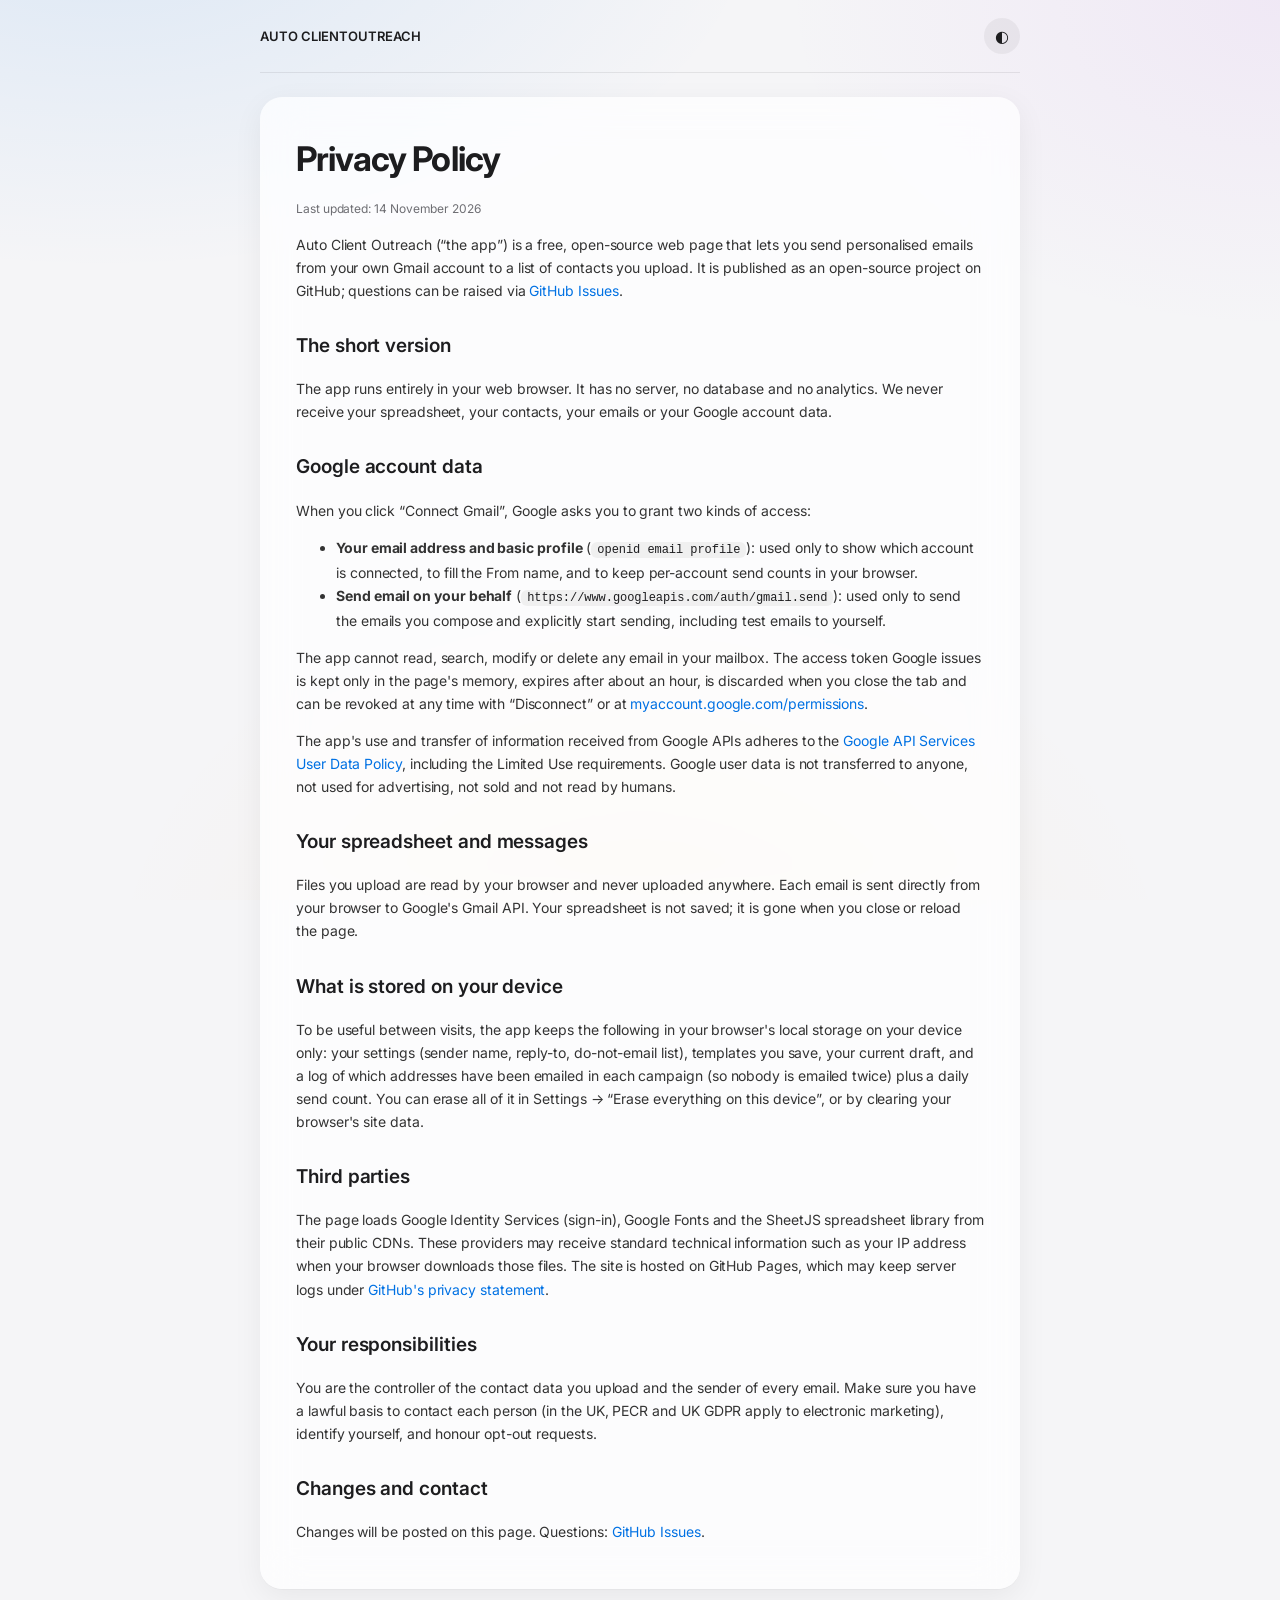
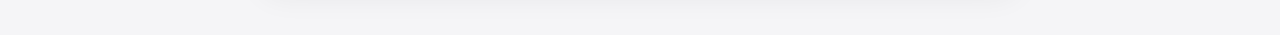
<file: privacy.html>
<!DOCTYPE html>
<html lang="en">
<head>
<meta charset="utf-8"><meta name="viewport" content="width=device-width, initial-scale=1">
<title>Privacy Policy · Auto Client Outreach</title>
<link href="https://fonts.googleapis.com/css2?family=Inter:wght@400;500;600;700&display=swap" rel="stylesheet">
<link rel="stylesheet" href="assets/styles.css">
<script>(function(){try{var t=localStorage.getItem("aco.theme");if(!t)t=matchMedia("(prefers-color-scheme: dark)").matches?"dark":"light";document.documentElement.setAttribute("data-theme",t.replace(/"/g,""));}catch(e){}})();</script>
</head>
<body>
<header class="topbar"><a class="brand" href="./"><span class="bars" aria-hidden="true"><i></i><i></i><i></i><i></i><i></i><i></i></span><span>AUTO CLIENT<br>OUTREACH</span></a><button class="btn theme-toggle" type="button" id="themeBtn" aria-label="Switch between light and dark theme" title="Light / dark" style="margin-left:auto">◐</button></header>
<article class="doc">
<h1>Privacy Policy</h1>
<p class="tiny">Last updated: 14 November 2026</p>

<p>Auto Client Outreach (“the app”) is a free, open-source web page that lets you send personalised emails from your own Gmail account to a list of contacts you upload. It is published as an open-source project on GitHub; questions can be raised via <a href="https://github.com/atharvabankarsound/Auto-client-Outreach/issues">GitHub Issues</a>.</p>

<h2>The short version</h2>
<p>The app runs entirely in your web browser. It has no server, no database and no analytics. We never receive your spreadsheet, your contacts, your emails or your Google account data.</p>

<h2>Google account data</h2>
<p>When you click “Connect Gmail”, Google asks you to grant two kinds of access:</p>
<ul>
<li><b>Your email address and basic profile</b> (<code>openid email profile</code>): used only to show which account is connected, to fill the From name, and to keep per-account send counts in your browser.</li>
<li><b>Send email on your behalf</b> (<code>https://www.googleapis.com/auth/gmail.send</code>): used only to send the emails you compose and explicitly start sending, including test emails to yourself.</li>
</ul>
<p>The app cannot read, search, modify or delete any email in your mailbox. The access token Google issues is kept only in the page's memory, expires after about an hour, is discarded when you close the tab and can be revoked at any time with “Disconnect” or at <a href="https://myaccount.google.com/permissions">myaccount.google.com/permissions</a>.</p>
<p>The app's use and transfer of information received from Google APIs adheres to the <a href="https://developers.google.com/terms/api-services-user-data-policy">Google API Services User Data Policy</a>, including the Limited Use requirements. Google user data is not transferred to anyone, not used for advertising, not sold and not read by humans.</p>

<h2>Your spreadsheet and messages</h2>
<p>Files you upload are read by your browser and never uploaded anywhere. Each email is sent directly from your browser to Google's Gmail API. Your spreadsheet is not saved; it is gone when you close or reload the page.</p>

<h2>What is stored on your device</h2>
<p>To be useful between visits, the app keeps the following in your browser's local storage on your device only: your settings (sender name, reply-to, do-not-email list), templates you save, your current draft, and a log of which addresses have been emailed in each campaign (so nobody is emailed twice) plus a daily send count. You can erase all of it in Settings → “Erase everything on this device”, or by clearing your browser's site data.</p>

<h2>Third parties</h2>
<p>The page loads Google Identity Services (sign-in), Google Fonts and the SheetJS spreadsheet library from their public CDNs. These providers may receive standard technical information such as your IP address when your browser downloads those files. The site is hosted on GitHub Pages, which may keep server logs under <a href="https://docs.github.com/en/site-policy/privacy-policies/github-general-privacy-statement">GitHub's privacy statement</a>.</p>

<h2>Your responsibilities</h2>
<p>You are the controller of the contact data you upload and the sender of every email. Make sure you have a lawful basis to contact each person (in the UK, PECR and UK GDPR apply to electronic marketing), identify yourself, and honour opt-out requests.</p>

<h2>Changes and contact</h2>
<p>Changes will be posted on this page. Questions: <a href="https://github.com/atharvabankarsound/Auto-client-Outreach/issues">GitHub Issues</a>.</p>
</article>
<script>document.getElementById("themeBtn").onclick=function(){var h=document.documentElement,t=h.getAttribute("data-theme")==="dark"?"light":"dark";h.setAttribute("data-theme",t);try{localStorage.setItem("aco.theme",t)}catch(e){}};</script>
</body>
</html>
</file>
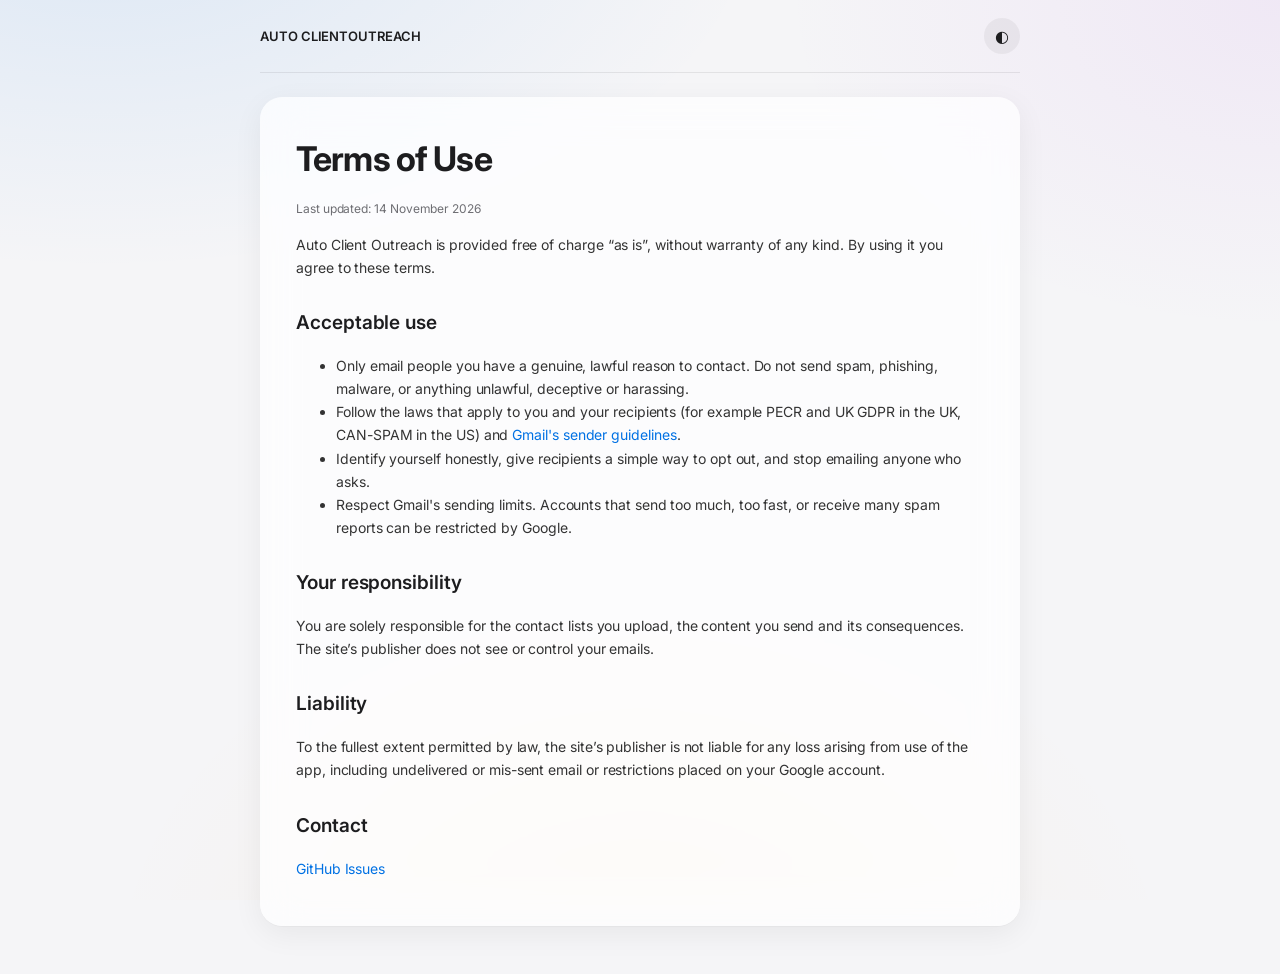
<file: terms.html>
<!DOCTYPE html>
<html lang="en">
<head>
<meta charset="utf-8"><meta name="viewport" content="width=device-width, initial-scale=1">
<title>Terms of Use · Auto Client Outreach</title>
<link href="https://fonts.googleapis.com/css2?family=Inter:wght@400;500;600;700&display=swap" rel="stylesheet">
<link rel="stylesheet" href="assets/styles.css">
<script>(function(){try{var t=localStorage.getItem("aco.theme");if(!t)t=matchMedia("(prefers-color-scheme: dark)").matches?"dark":"light";document.documentElement.setAttribute("data-theme",t.replace(/"/g,""));}catch(e){}})();</script>
</head>
<body>
<header class="topbar"><a class="brand" href="./"><span class="bars" aria-hidden="true"><i></i><i></i><i></i><i></i><i></i><i></i></span><span>AUTO CLIENT<br>OUTREACH</span></a><button class="btn theme-toggle" type="button" id="themeBtn" aria-label="Switch between light and dark theme" title="Light / dark" style="margin-left:auto">◐</button></header>
<article class="doc">
<h1>Terms of Use</h1>
<p class="tiny">Last updated: 14 November 2026</p>
<p>Auto Client Outreach is provided free of charge “as is”, without warranty of any kind. By using it you agree to these terms.</p>
<h2>Acceptable use</h2>
<ul>
<li>Only email people you have a genuine, lawful reason to contact. Do not send spam, phishing, malware, or anything unlawful, deceptive or harassing.</li>
<li>Follow the laws that apply to you and your recipients (for example PECR and UK GDPR in the UK, CAN-SPAM in the US) and <a href="https://support.google.com/mail/answer/81126">Gmail's sender guidelines</a>.</li>
<li>Identify yourself honestly, give recipients a simple way to opt out, and stop emailing anyone who asks.</li>
<li>Respect Gmail's sending limits. Accounts that send too much, too fast, or receive many spam reports can be restricted by Google.</li>
</ul>
<h2>Your responsibility</h2>
<p>You are solely responsible for the contact lists you upload, the content you send and its consequences. The site’s publisher does not see or control your emails.</p>
<h2>Liability</h2>
<p>To the fullest extent permitted by law, the site’s publisher is not liable for any loss arising from use of the app, including undelivered or mis-sent email or restrictions placed on your Google account.</p>
<h2>Contact</h2>
<p><a href="https://github.com/atharvabankarsound/Auto-client-Outreach/issues">GitHub Issues</a></p>
</article>
<script>document.getElementById("themeBtn").onclick=function(){var h=document.documentElement,t=h.getAttribute("data-theme")==="dark"?"light":"dark";h.setAttribute("data-theme",t);try{localStorage.setItem("aco.theme",t)}catch(e){}};</script>
</body>
</html>
</file>
<file: assets/styles.css>
/* Light, Apple-style interface with a subtle frosted-glass finish. */
:root{
  color-scheme:light;
  --bg:#F5F5F7;
  --glass:rgba(255,255,255,.72); --glass-strong:rgba(255,255,255,.86);
  --stroke:rgba(0,0,0,.08); --stroke2:rgba(0,0,0,.16);
  --fg:#1D1D1F; --mute:#6E6E73; --soft:#86868B;
  --accent:#0071E3; --accent-h:#0077ED; --accent-soft:rgba(0,113,227,.10);
  --ok:#1E8E3E; --ok-soft:rgba(52,199,89,.14);
  --bad:#D70015; --bad-soft:rgba(255,59,48,.10);
  --warn:#B25000; --warn-soft:rgba(255,149,0,.13);
  --field:rgba(255,255,255,.9);
  --shadow:0 1px 1px rgba(0,0,0,.03),0 8px 30px rgba(0,0,0,.06);
  --blur:saturate(180%) blur(20px);
  --display:-apple-system,BlinkMacSystemFont,"SF Pro Display","Inter","Helvetica Neue",Arial,sans-serif;
  --body:-apple-system,BlinkMacSystemFont,"SF Pro Text","Inter","Helvetica Neue",Arial,sans-serif;
  --mono:"SF Mono",ui-monospace,Menlo,Consolas,monospace;
}
*{box-sizing:border-box}
html,body{min-height:100%;margin:0}
body{
  color:var(--fg);font-family:var(--body);font-size:14px;letter-spacing:-.005em;-webkit-font-smoothing:antialiased;
  padding-left:max(16px,env(safe-area-inset-left,0px));padding-right:max(16px,env(safe-area-inset-right,0px));
  background:
    radial-gradient(1100px 600px at 8% -10%,rgba(0,113,227,.10),transparent 60%),
    radial-gradient(900px 600px at 100% 0%,rgba(175,82,222,.08),transparent 55%),
    radial-gradient(900px 700px at 50% 110%,rgba(255,149,0,.06),transparent 60%),
    var(--bg);
  background-attachment:fixed;
}
[hidden]{display:none!important}
a{color:var(--accent);text-decoration:none}
a:hover{text-decoration:underline}
code{font-family:var(--mono);font-size:.86em;background:rgba(0,0,0,.05);padding:1px 6px;border-radius:6px;color:var(--fg)}
.wrap{max-width:1280px;margin:0 auto;padding-block:28px 32px;display:grid;gap:16px}

/* header */
header{display:flex;flex-wrap:wrap;gap:12px 20px;align-items:end;justify-content:space-between}
.eyebrow{font-size:12px;font-weight:600;letter-spacing:.02em;color:var(--soft)}
h1{font-family:var(--display);font-weight:700;font-size:40px;letter-spacing:-.025em;margin:2px 0 6px}
.sub{color:var(--mute);margin:0;max-width:66ch;line-height:1.5;font-size:15px}
.sub b{color:var(--fg);font-weight:600}
.listpick{display:flex;gap:10px;align-items:center;margin:6px 0 10px;flex-wrap:wrap}
.listpick select{width:auto;font-size:15px;font-weight:600;max-width:320px}
.account{display:flex;gap:8px;align-items:center;flex-wrap:wrap}

/* glass panels */
.bar,.list,.preview,dialog,.colpop{
  background:var(--glass);
  -webkit-backdrop-filter:var(--blur);backdrop-filter:var(--blur);
  border:1px solid rgba(255,255,255,.7);
  box-shadow:var(--shadow),inset 0 0 0 .5px var(--stroke);
}
.bar{display:flex;flex-wrap:wrap;gap:10px;align-items:center;padding:12px 14px;border-radius:18px}
.bar.block{display:block}
.bar summary{cursor:pointer;font-weight:600}
.bar summary a{font-weight:400}
.bar .stat{font-size:13px;color:var(--mute);font-variant-numeric:tabular-nums}
.bar .stat b{color:var(--fg);font-weight:600}
.bar .sp{flex:1}
.confirm{box-shadow:var(--shadow),inset 0 0 0 1.5px var(--accent)}
.confirm span{flex:1;min-width:0;line-height:1.5}

/* controls */
button,input,select,textarea{font:inherit;color:inherit}
.btn{border:0;background:rgba(0,0,0,.05);border-radius:999px;padding:8px 15px;cursor:pointer;font-weight:500;font-size:13px;color:var(--fg);display:inline-flex;align-items:center;gap:6px;white-space:nowrap;text-decoration:none;transition:background .15s,transform .1s}
.btn:hover{background:rgba(0,0,0,.08);text-decoration:none}
.btn:active{transform:scale(.98)}
.btn.primary{background:var(--accent);color:#fff}
.btn.primary:hover{background:var(--accent-h)}
.btn:disabled{opacity:.4;cursor:default;transform:none}
.btn.sm{padding:5px 12px;font-size:12.5px}
:focus-visible{outline:3px solid rgba(0,113,227,.35);outline-offset:1px}
.btnrow{display:flex;gap:8px;flex-wrap:wrap;align-items:center;margin-top:10px}
.btnrow.tight{margin:0}
.btnrow.end{justify-content:flex-end;margin-top:18px}

.in{width:100%;background:var(--field);border:1px solid var(--stroke);border-radius:10px;padding:8px 11px;min-width:0;transition:border-color .15s,box-shadow .15s}
.in.auto{width:auto}
.in:focus{border-color:var(--accent);box-shadow:0 0 0 3px var(--accent-soft);outline:none}
.in:disabled{opacity:.55}
select.in{appearance:none;-webkit-appearance:none;padding-right:30px;background-image:url("data:image/svg+xml,%3Csvg xmlns='http://www.w3.org/2000/svg' width='10' height='6'%3E%3Cpath d='M1 1l4 4 4-4' fill='none' stroke='%236E6E73' stroke-width='1.5' stroke-linecap='round'/%3E%3C/svg%3E");background-repeat:no-repeat;background-position:right 11px center}
textarea.in{resize:vertical;line-height:1.45}
textarea.code{font:12.5px/1.5 var(--mono);white-space:pre;overflow:auto}

.pill{font-size:11px;font-weight:600;padding:3px 9px;border-radius:999px;background:rgba(0,0,0,.05);color:var(--mute);white-space:nowrap}
.pill.done{color:var(--ok);background:var(--ok-soft)}
.pill.err{color:var(--bad);background:var(--bad-soft)}
.pill.busy{color:var(--warn);background:var(--warn-soft)}
#accountPill{font-size:12px;padding:6px 12px}

/* template editor */
.tplgrid{display:grid;grid-template-columns:1fr 1fr;gap:0 14px;margin-top:10px}
.field{display:flex;flex-direction:column;gap:5px;margin:10px 0;min-width:0}
.field>span{font-size:12px;font-weight:600;color:var(--mute)}
.field>span i{font-style:normal;font-weight:400}
.field small{font-size:12px;color:var(--mute);line-height:1.45}
.inline{display:flex;align-items:center;gap:8px;color:var(--mute);font-weight:400!important}
.inline input{width:84px}
.tags{display:flex;flex-wrap:wrap;gap:6px;margin:4px 0 10px}
.tags .label{font-size:11px;font-weight:600;color:var(--soft);align-self:center;margin:0 2px 0 8px}
.tags .label:first-child{margin-left:0}
.tag{font-family:var(--mono);font-size:11.5px;border:1px solid var(--stroke);background:var(--glass-strong);color:var(--fg);border-radius:999px;padding:3px 10px;cursor:pointer}
.tag:hover{border-color:var(--accent);color:var(--accent)}
.tag.var{border-style:dashed}
.tabs{display:inline-flex;gap:2px;padding:3px;background:rgba(0,0,0,.05);border-radius:10px}
.tab{background:none;border:0;padding:6px 14px;font-weight:500;font-size:13px;color:var(--mute);cursor:pointer;border-radius:8px}
.tab.active{color:var(--fg);background:#fff;box-shadow:0 1px 3px rgba(0,0,0,.1)}
.tabpanel{padding-top:10px}
.var-row{display:grid;grid-template-columns:170px 1fr 32px;gap:8px;margin-bottom:8px}
.var-row textarea{font:12.5px/1.45 var(--mono);min-height:38px}
.var-row button{border:0;background:rgba(0,0,0,.05);border-radius:8px;cursor:pointer;color:var(--mute);font-size:16px}
.var-row button:hover{background:var(--bad-soft);color:var(--bad)}
.help{margin-top:12px}
.help summary{font-weight:600;font-size:13px}
.help ul{padding-left:18px;margin:8px 0 0}
.help li{margin:4px 0}

/* main split */
.main{display:grid;grid-template-columns:minmax(0,380px) minmax(0,1fr);gap:16px;min-height:0}
.list{border-radius:20px;display:flex;flex-direction:column;min-height:0;max-height:calc(100vh - 150px);overflow:hidden}
.list .tools{display:flex;gap:8px;padding:12px;border-bottom:1px solid var(--stroke);align-items:center}
.cols{position:relative}
.cols summary{list-style:none}
.cols summary::-webkit-details-marker{display:none}
.colpop{position:absolute;right:0;top:calc(100% + 6px);z-index:5;width:280px;border-radius:14px;padding:4px 12px;background:var(--glass-strong)}
#rows{overflow-y:auto;padding:6px;display:grid;gap:2px;align-content:start}
.row{display:grid;grid-template-columns:20px 1fr auto;gap:10px;align-items:center;padding:9px 11px;border-radius:12px;cursor:pointer;transition:background .12s}
.row:hover{background:rgba(0,0,0,.035)}
.row[aria-current="true"]{background:var(--accent-soft)}
.row input{accent-color:var(--accent);margin:0;width:16px;height:16px}
.row b{display:block;font-weight:600;font-size:13.5px;white-space:nowrap;overflow:hidden;text-overflow:ellipsis}
.row small{display:block;color:var(--mute);font-size:12px;white-space:nowrap;overflow:hidden;text-overflow:ellipsis}
.drop{display:flex;flex-direction:column;gap:6px;align-items:center;text-align:center;margin:6px;padding:44px 16px;border:1.5px dashed var(--stroke2);border-radius:14px;cursor:pointer;color:var(--mute);font-size:12.5px;line-height:1.5;transition:.15s}
.drop strong{font-family:var(--display);font-weight:600;font-size:16px;color:var(--fg)}
.drop:hover,.list.over .drop{border-color:var(--accent);background:var(--accent-soft)}
.list.over{box-shadow:var(--shadow),inset 0 0 0 2px var(--accent)}

.preview{border-radius:20px;display:flex;flex-direction:column;min-width:0;min-height:0;max-height:calc(100vh - 150px);overflow:hidden}
.ph{padding:14px 16px;border-bottom:1px solid var(--stroke);display:grid;gap:8px}
.meta{display:grid;grid-template-columns:64px 1fr;gap:6px 10px;align-items:center;font-size:13.5px}
.meta span{color:var(--soft);font-size:12px;font-weight:600}
.subj{font-weight:600}
.phrow{display:flex;justify-content:space-between;gap:8px;align-items:center;flex-wrap:wrap}
.phrow.wrapline{justify-content:flex-start}
.frame{flex:1;min-height:420px;background:#EDEDF0;overflow:hidden}
.frame iframe{width:100%;height:100%;border:0;display:block;min-height:420px}

.note{color:var(--mute);font-size:12.5px;line-height:1.5;margin:0}
.bar .note{margin:8px 0}
.err{color:var(--bad)}
.ok{color:var(--ok)}
.warn{color:var(--warn)}
.progress{height:4px;background:rgba(0,0,0,.06);border-radius:999px;overflow:hidden;margin-top:-8px}
.pbar{height:100%;width:0;background:var(--accent);transition:width .3s}
.sentlist{display:grid;gap:2px;margin-top:8px}
.sentlist .row{cursor:default;grid-template-columns:1fr auto}

dialog{border-radius:22px;padding:0;max-width:560px;width:calc(100% - 32px);color:var(--fg);background:var(--glass-strong);box-shadow:0 30px 80px rgba(0,0,0,.18),inset 0 0 0 .5px var(--stroke)}
dialog::backdrop{background:rgba(0,0,0,.18);-webkit-backdrop-filter:blur(6px);backdrop-filter:blur(6px)}
.dialog-body{padding:24px 26px;max-height:88vh;overflow:auto}
.dialog-body h2{font-family:var(--display);font-weight:700;font-size:24px;letter-spacing:-.02em;margin:0 0 8px}
dialog details{margin:12px 0}
dialog summary{cursor:pointer;font-weight:600}
.check{display:flex;gap:9px;align-items:flex-start;font-size:13.5px;margin:10px 0;cursor:pointer}
.check input{margin-top:3px;accent-color:var(--accent)}

.foot{text-align:center;color:var(--soft);font-size:12px;padding-top:8px}
.foot a{color:var(--mute)}
.foot p{max-width:640px;margin:6px auto 0;line-height:1.5}

@supports not ((backdrop-filter:blur(1px)) or (-webkit-backdrop-filter:blur(1px))){
  .bar,.list,.preview,dialog,.colpop{background:#fff}
}
@media (max-width:860px){ h1{font-size:32px} .main{grid-template-columns:1fr} .list,.preview{max-height:none} #rows{max-height:340px} .frame,.frame iframe{min-height:520px} .tplgrid{grid-template-columns:1fr} .var-row{grid-template-columns:1fr 32px}.var-row textarea{grid-column:1/-1} }
@media (prefers-reduced-motion:reduce){ *{transition:none!important} }

/* legal pages */
.topbar{display:flex;align-items:center;padding:18px 0;border-bottom:1px solid var(--stroke);max-width:760px;margin:0 auto}
.brand{color:var(--fg);text-decoration:none;font-size:13px;font-weight:600}
.brand br{display:none}
.bars{display:none}
.doc{max-width:760px;margin:24px auto 48px;line-height:1.65;color:#333;background:var(--glass);-webkit-backdrop-filter:var(--blur);backdrop-filter:var(--blur);border-radius:22px;padding:32px 36px;box-shadow:var(--shadow)}
.doc h1{font-size:34px;color:var(--fg)}
.doc h2{font-family:var(--display);font-weight:600;font-size:19px;color:var(--fg);margin-top:28px}
.doc .tiny{color:var(--mute);font-size:12px}

/* guided steps */
.howto{padding:16px 20px}
.steps{margin:0;padding-left:0;list-style:none;counter-reset:s;display:grid;gap:10px}
.steps li{position:relative;padding-left:22px;line-height:1.5;color:var(--mute);font-size:13.5px;counter-increment:s}
.steps li b{color:var(--fg);font-weight:600}
.steps li::before{content:"";position:absolute;left:4px;top:9px;width:7px;height:7px;border-radius:50%;background:var(--accent)}
.step h2{font-family:var(--display);font-size:18px;font-weight:600;letter-spacing:-.015em;margin:2px 0 8px;display:flex;align-items:center;gap:10px}
.step .num{width:26px;height:26px;border-radius:50%;background:var(--accent);color:#fff;font-size:13px;font-weight:700;display:inline-flex;align-items:center;justify-content:center}
.twocol{display:grid;grid-template-columns:minmax(0,380px) minmax(0,1fr);gap:16px}
.describe{display:grid;grid-template-columns:1fr 1fr;gap:0 14px}
.describe .field.wide{grid-column:1/-1}
.describe textarea{min-height:60px}
.advanced{margin-top:8px}
.advanced>summary{font-size:13px;color:var(--mute);font-weight:500}
.logodrop{display:flex;flex-direction:column;align-items:center;justify-content:center;gap:8px;text-align:center;min-height:150px;padding:18px;border:1.5px dashed var(--stroke2);border-radius:14px;cursor:pointer;color:var(--mute);font-size:12.5px;line-height:1.5;background:rgba(255,255,255,.5)}
.logodrop:hover,.logodrop.over{border-color:var(--accent);background:var(--accent-soft)}
.logodrop strong{color:var(--fg);font-size:14px}
.logodrop img{max-width:100%;max-height:120px;object-fit:contain}
.inline-field{flex-direction:row;align-items:center;gap:8px;margin:0 0 0 auto}
.inline-field>span{white-space:nowrap}
input[type=color]{width:38px;height:36px;border:1px solid var(--stroke);border-radius:10px;padding:2px;background:#fff;cursor:pointer}
@media (max-width:860px){.twocol,.describe{grid-template-columns:1fr}.inline-field{margin-left:0}}
header .steps{max-width:70ch;gap:6px;font-size:14px}
header .steps li{font-size:14px}

/* dark theme */
html[data-theme="dark"]{
  color-scheme:dark;
  --bg:#0E0E11;
  --glass:rgba(28,28,32,.72); --glass-strong:rgba(32,32,37,.9);
  --stroke:rgba(255,255,255,.09); --stroke2:rgba(255,255,255,.18);
  --fg:#F5F5F7; --mute:#A1A1A6; --soft:#8E8E93;
  --accent:#0A84FF; --accent-h:#2B95FF; --accent-soft:rgba(10,132,255,.18);
  --ok:#30D158; --ok-soft:rgba(48,209,88,.16);
  --bad:#FF453A; --bad-soft:rgba(255,69,58,.16);
  --warn:#FFB340; --warn-soft:rgba(255,159,10,.16);
  --field:rgba(0,0,0,.35);
  --shadow:0 1px 1px rgba(0,0,0,.2),0 10px 36px rgba(0,0,0,.45);
}
html[data-theme="dark"] body{background:
  radial-gradient(1100px 600px at 8% -10%,rgba(10,132,255,.14),transparent 60%),
  radial-gradient(900px 600px at 100% 0%,rgba(191,90,242,.12),transparent 55%),
  radial-gradient(900px 700px at 50% 110%,rgba(255,159,10,.07),transparent 60%),
  var(--bg)}
html[data-theme="dark"] .bar,html[data-theme="dark"] .list,html[data-theme="dark"] .preview,html[data-theme="dark"] dialog,html[data-theme="dark"] .colpop{border-color:rgba(255,255,255,.07)}
html[data-theme="dark"] .btn{background:rgba(255,255,255,.08)}
html[data-theme="dark"] .btn:hover{background:rgba(255,255,255,.14)}
html[data-theme="dark"] .btn.primary{background:var(--accent);color:#fff}
html[data-theme="dark"] .btn.primary:hover{background:var(--accent-h)}
html[data-theme="dark"] code{background:rgba(255,255,255,.08)}
html[data-theme="dark"] .pill{background:rgba(255,255,255,.08)}
html[data-theme="dark"] .tabs{background:rgba(255,255,255,.06)}
html[data-theme="dark"] .tab.active{background:rgba(255,255,255,.12);box-shadow:none}
html[data-theme="dark"] .row:hover{background:rgba(255,255,255,.05)}
html[data-theme="dark"] .frame{background:#1C1C1E}
html[data-theme="dark"] .progress{background:rgba(255,255,255,.08)}
html[data-theme="dark"] .var-row button{background:rgba(255,255,255,.08)}
html[data-theme="dark"] .logodrop{background:rgba(255,255,255,.03)}
html[data-theme="dark"] input[type=color]{background:#222}
html[data-theme="dark"] select.in{background-image:url("data:image/svg+xml,%3Csvg xmlns='http://www.w3.org/2000/svg' width='10' height='6'%3E%3Cpath d='M1 1l4 4 4-4' fill='none' stroke='%23A1A1A6' stroke-width='1.5' stroke-linecap='round'/%3E%3C/svg%3E")}
html[data-theme="dark"] .doc{color:#D6D6DB}
html[data-theme="dark"] .foot a{color:var(--mute)}
@supports not ((backdrop-filter:blur(1px)) or (-webkit-backdrop-filter:blur(1px))){
  html[data-theme="dark"] .bar,html[data-theme="dark"] .list,html[data-theme="dark"] .preview,html[data-theme="dark"] dialog,html[data-theme="dark"] .colpop{background:#1C1C1E}
}
.theme-toggle{width:36px;height:36px;padding:0;justify-content:center;font-size:16px;line-height:1}
</file>
